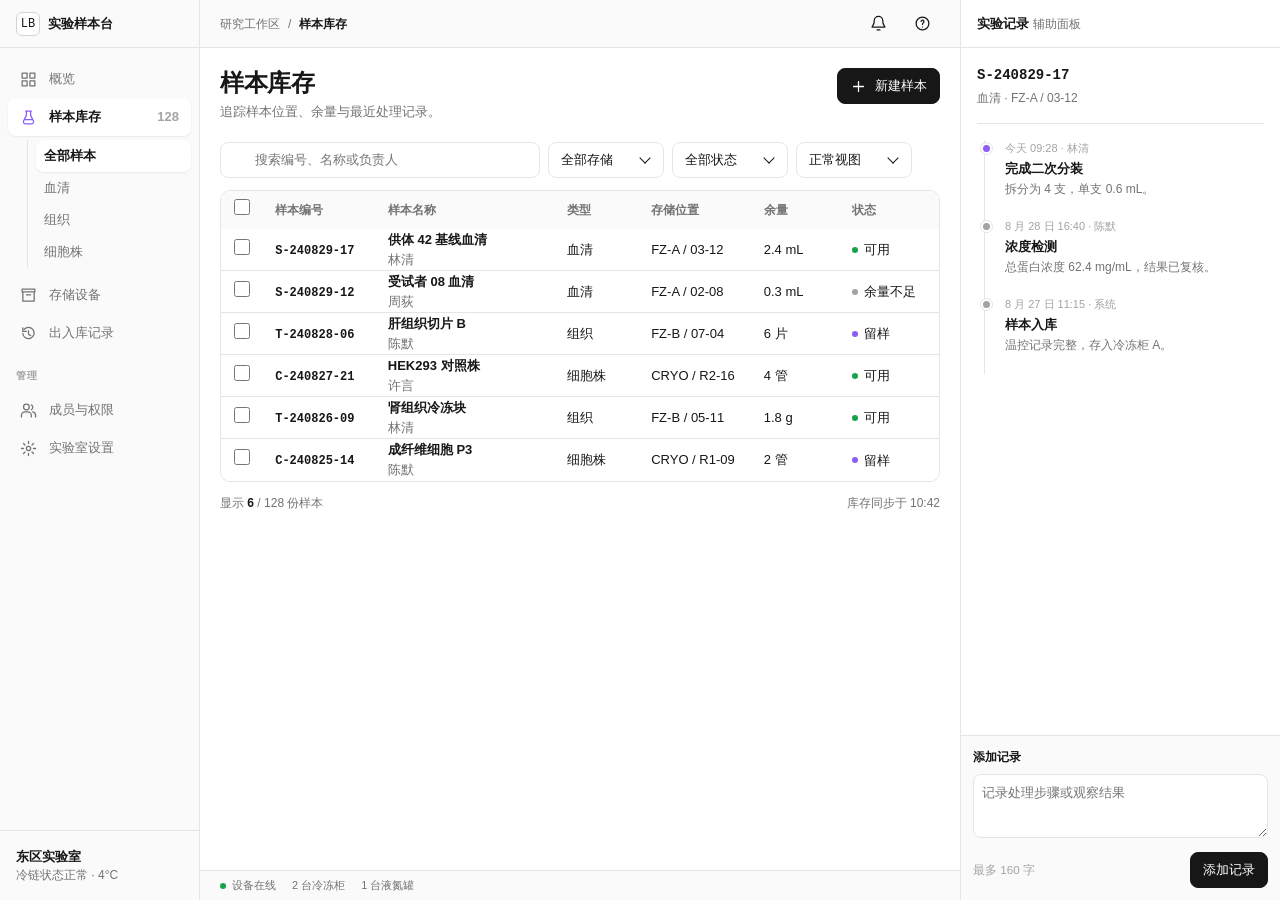
<file: tests/design-system/precision-workbench/output/index.html>
<!doctype html><html lang="zh-CN"><head><meta charset="UTF-8"><meta name="viewport" content="width=device-width,initial-scale=1"><meta name="theme-color" content="#ffffff"><link rel="icon" href="data:,"><title>样本库 · 实验室库存</title>
<style>
:root{--font:Inter,"Segoe UI","PingFang SC","Microsoft YaHei",sans-serif;--mono:ui-monospace,SFMono-Regular,Menlo,Consolas,monospace;--fs-xs:12px;--fs-sm:13px;--fs-md:14px;--fs-lg:16px;--fs-xl:20px;--fs-2xl:24px;--bg:#fff;--surface:#fff;--elevated:#fff;--subtle:#fafafa;--muted:#f5f5f5;--ink:#171717;--ink-2:#737373;--ink-3:#a3a3a3;--on-strong:#fff;--border:#e5e5e5;--border-strong:#d4d4d4;--focus:#a3a3a3;--accent:#8b5cf6;--accent-soft:#f5f3ff;--success:#16a34a;--danger:#dc2626;--danger-hover:#b91c1c;--danger-soft:#fef2f2;--overlay:rgb(23 23 23/45%);--s1:4px;--s2:8px;--s3:12px;--s4:16px;--s5:20px;--s6:24px;--s8:32px;--h-sm:32px;--h-md:36px;--h-lg:40px;--r-sm:6px;--r-md:8px;--r-lg:10px;--r-xl:14px;--r-full:9999px;--shadow-control:0 1px 2px rgb(23 23 23/8%);--shadow-dialog:0 24px 48px rgb(23 23 23/18%);--shadow-drawer:-12px 0 28px rgb(23 23 23/10%);--fast:120ms;--normal:150ms;color-scheme:light}
*{box-sizing:border-box}html,body{height:100%}body{margin:0;overflow:hidden;background:var(--bg);color:var(--ink);font:var(--fs-md)/1.5 var(--font);-webkit-font-smoothing:antialiased}button,input,select,textarea{font:inherit;color:inherit}button,select{cursor:pointer}button:disabled,input:disabled{cursor:default;opacity:.4}:focus-visible{outline:0;box-shadow:0 0 0 3px color-mix(in srgb,var(--focus) 24%,transparent)}.icon{width:17px;height:17px;fill:none;stroke:currentColor;stroke-width:1.8;stroke-linecap:round;stroke-linejoin:round;flex:none}.app{display:grid;height:100vh;grid-template-columns:200px minmax(0,1fr) 320px}.sidebar{display:flex;min-width:0;flex-direction:column;border-right:1px solid var(--border);background:var(--subtle)}.brand{display:flex;height:48px;align-items:center;gap:var(--s2);padding:0 var(--s4);border-bottom:1px solid var(--border);font-size:var(--fs-sm);font-weight:650}.brand-mark{display:grid;width:24px;height:24px;place-items:center;border:1px solid var(--border-strong);border-radius:var(--r-sm);background:var(--surface);font:var(--fs-xs) var(--mono)}
.nav{padding:var(--s3) var(--s2)}.nav-label{margin:var(--s4) var(--s2) var(--s2);color:var(--ink-3);font-size:10px;font-weight:650;letter-spacing:.08em}.nav button{display:flex;width:100%;height:38px;align-items:center;gap:var(--s3);padding:0 var(--s3);border:0;border-radius:var(--r-md);background:transparent;color:var(--ink-2);font-size:var(--fs-sm);text-align:left}.nav button:hover{background:var(--muted);color:var(--ink)}.nav button.active{background:var(--surface);color:var(--ink);font-weight:650;box-shadow:var(--shadow-control)}.nav button.active .icon{color:var(--accent)}.count{margin-left:auto;color:var(--ink-3);font-variant-numeric:tabular-nums}.subnav{margin:var(--s1) 0 var(--s2) 19px;padding-left:var(--s2);border-left:1px solid var(--border)}.subnav button{height:32px;padding-left:var(--s2)}.sidebar-foot{margin-top:auto;padding:var(--s4);border-top:1px solid var(--border);color:var(--ink-2);font-size:var(--fs-xs)}.sidebar-foot strong{display:block;color:var(--ink);font-size:var(--fs-sm)}
.workspace{display:grid;min-width:0;grid-template-rows:48px minmax(0,1fr) 30px}.titlebar{display:flex;align-items:center;justify-content:space-between;padding:0 var(--s5);border-bottom:1px solid var(--border);background:var(--subtle)}.crumb{display:flex;gap:var(--s2);color:var(--ink-2);font-size:var(--fs-xs)}.crumb strong{color:var(--ink)}.title-actions{display:flex;gap:var(--s2)}.stage{min-height:0;overflow:auto;padding:var(--s5)}.page-head{display:flex;align-items:flex-start;justify-content:space-between;gap:var(--s4);margin-bottom:var(--s5)}h1{margin:0;font-size:var(--fs-2xl);line-height:1.25;letter-spacing:-.02em}.page-head p{margin:var(--s1) 0 0;color:var(--ink-2);font-size:var(--fs-sm)}
.button{display:inline-flex;height:var(--h-md);align-items:center;justify-content:center;gap:var(--s2);padding:0 var(--s3);border:1px solid var(--border);border-radius:var(--r-md);background:var(--surface);font-size:var(--fs-sm);font-weight:550;white-space:nowrap;transition:var(--fast)}.button:hover:not(:disabled){border-color:var(--border-strong);background:var(--muted)}.button.primary{border-color:var(--ink);background:var(--ink);color:var(--on-strong)}.button.danger{border-color:var(--danger);background:var(--danger);color:var(--on-strong)}.button.danger:hover{background:var(--danger-hover)}.button.ghost{border-color:transparent;background:transparent}.icon-button{width:var(--h-md);padding:0}.assistant-toggle{display:none}.toolbar{display:flex;align-items:center;gap:var(--s2);margin-bottom:var(--s3)}.search{position:relative;min-width:180px;max-width:320px;flex:1}.search .icon{position:absolute;top:9px;left:10px;color:var(--ink-3)}.control{height:var(--h-md);border:1px solid var(--border);border-radius:var(--r-md);background:var(--surface);font-size:var(--fs-sm)}input.control{width:100%;padding:0 var(--s3) 0 34px}select.control{padding:0 28px 0 var(--s3)}.control:hover{border-color:var(--border-strong)}
.batchbar{display:none;align-items:center;gap:var(--s2);min-height:40px;margin-bottom:var(--s3);padding:var(--s1) var(--s2) var(--s1) var(--s3);border:1px solid var(--border);border-radius:var(--r-md);background:var(--subtle);font-size:var(--fs-sm)}.batchbar.visible{display:flex}.batchbar strong{margin-right:auto}.table-shell{min-height:286px;overflow:auto;border:1px solid var(--border);border-radius:var(--r-lg);background:var(--surface)}table{width:100%;min-width:760px;border-collapse:collapse;table-layout:fixed;font-size:var(--fs-sm)}th,td{height:42px;padding:0 var(--s3);border-bottom:1px solid var(--border);text-align:left}th{position:sticky;z-index:2;top:0;height:38px;background:var(--subtle);color:var(--ink-2);font-size:var(--fs-xs);font-weight:600}tbody tr:hover,tbody tr.selected{background:var(--muted)}tbody tr:last-child td{border-bottom:0}.check-cell{width:42px;text-align:center}.check-cell input{width:16px;height:16px;margin:0;accent-color:var(--ink)}.sample-id{font:600 var(--fs-xs) var(--mono)}.muted{color:var(--ink-2)}.num{font-variant-numeric:tabular-nums}.status{display:inline-flex;align-items:center;gap:6px}.status:before{width:6px;height:6px;border-radius:var(--r-full);background:var(--ink-3);content:""}.status.ok:before{background:var(--success)}.status.hold:before{background:var(--accent)}.row-actions{display:flex;justify-content:flex-end}.row-actions button{opacity:0}tr:hover .row-actions button,.row-actions button:focus{opacity:1}
.state{display:grid;min-height:285px;place-items:center;padding:var(--s8);text-align:center}.state[hidden]{display:none}.state-box{max-width:360px}.state-icon{display:grid;width:40px;height:40px;margin:0 auto var(--s3);place-items:center;border:1px solid var(--border);border-radius:var(--r-md);background:var(--subtle);color:var(--ink-2)}.state h2{margin:0 0 var(--s1);font-size:var(--fs-lg)}.state p{margin:0 0 var(--s4);color:var(--ink-2);font-size:var(--fs-sm)}.error-state .state-icon{background:var(--danger-soft);color:var(--danger)}.spinner{width:18px;height:18px;border:2px solid var(--border);border-top-color:var(--ink);border-radius:var(--r-full);animation:spin .85s linear infinite}@keyframes spin{to{transform:rotate(1turn)}}.summary-line{display:flex;justify-content:space-between;margin-top:var(--s3);color:var(--ink-2);font-size:var(--fs-xs)}.summary-line strong{color:var(--ink)}.statusbar{display:flex;align-items:center;gap:var(--s4);padding:0 var(--s5);border-top:1px solid var(--border);background:var(--subtle);color:var(--ink-2);font-size:11px}.online{display:inline-flex;align-items:center;gap:6px}.online:before{width:6px;height:6px;border-radius:var(--r-full);background:var(--success);content:""}
.assistant{display:grid;min-width:0;grid-template-rows:48px minmax(0,1fr) auto;border-left:1px solid var(--border);background:var(--surface)}.assistant-head{display:flex;align-items:center;justify-content:space-between;padding:0 var(--s4);border-bottom:1px solid var(--border)}.assistant-head strong{font-size:var(--fs-sm)}.assistant-head span{color:var(--ink-2);font-size:var(--fs-xs)}.assistant-close{display:none}.record{min-height:0;overflow:auto;padding:var(--s4)}.record-summary{padding-bottom:var(--s4);border-bottom:1px solid var(--border)}.record-summary .sample-id{font-size:var(--fs-md)}.record-summary p{margin:var(--s1) 0 0;color:var(--ink-2);font-size:var(--fs-xs)}.timeline{margin:var(--s4) 0 0;padding:0;list-style:none}.timeline li{position:relative;margin-left:7px;padding:0 0 var(--s5) var(--s5);border-left:1px solid var(--border)}.timeline li:before{position:absolute;top:3px;left:-4px;width:7px;height:7px;border:2px solid var(--surface);border-radius:var(--r-full);background:var(--ink-3);box-shadow:0 0 0 1px var(--border);content:""}.timeline li:first-child:before{background:var(--accent)}.timeline time{display:block;color:var(--ink-3);font-size:11px}.timeline strong{display:block;margin:2px 0;font-size:var(--fs-sm)}.timeline p{margin:0;color:var(--ink-2);font-size:var(--fs-xs)}.composer{padding:var(--s3);border-top:1px solid var(--border);background:var(--subtle)}.composer label{display:block;margin-bottom:var(--s2);font-size:var(--fs-xs);font-weight:600}.composer textarea{width:100%;min-height:64px;padding:var(--s2);resize:vertical;border:1px solid var(--border);border-radius:var(--r-md);background:var(--surface);font-size:var(--fs-sm)}.composer-foot{display:flex;align-items:center;justify-content:space-between;margin-top:var(--s2)}.composer-foot small{color:var(--ink-3)}
dialog{width:min(480px,calc(100vw - 32px));max-height:calc(100vh - 32px);padding:0;border:1px solid var(--border);border-radius:var(--r-xl);background:var(--elevated);color:var(--ink);box-shadow:var(--shadow-dialog)}dialog::backdrop{background:var(--overlay)}dialog[open]{animation:appear var(--normal) ease-out}@keyframes appear{from{opacity:0;transform:scale(.98)}}.dialog-head{display:flex;align-items:flex-start;justify-content:space-between;padding:var(--s5) var(--s6) var(--s3)}.dialog-head h2{margin:0;font-size:var(--fs-xl)}.dialog-head p{margin:var(--s1) 0 0;color:var(--ink-2);font-size:var(--fs-sm)}.dialog-body{padding:0 var(--s6) var(--s5)}.form-grid{display:grid;grid-template-columns:1fr 1fr;gap:var(--s4)}.field{margin-top:var(--s4)}.field.full{grid-column:1/-1}.field label{display:block;margin-bottom:var(--s1);font-size:var(--fs-xs);font-weight:600}.field input,.field select,.field textarea{width:100%;min-height:var(--h-lg);padding:0 var(--s3);border:1px solid var(--border);border-radius:var(--r-md);background:var(--surface);font-size:var(--fs-sm)}.field textarea{min-height:72px;padding-top:var(--s2);resize:vertical}.field small{display:block;margin-top:var(--s1);color:var(--ink-2);font-size:11px}.dialog-actions{display:flex;justify-content:flex-end;gap:var(--s2);padding:var(--s3) var(--s6);border-top:1px solid var(--border);background:var(--subtle)}.delete-copy{margin:0;color:var(--ink-2)}
@media(max-width:1100px){.app{grid-template-columns:200px minmax(0,1fr) 280px}.stage{padding:var(--s4)}.toolbar{flex-wrap:wrap}.search{max-width:none}.state-select{margin-left:auto}}@media(max-width:900px){.app{grid-template-columns:72px minmax(0,1fr)}.brand{justify-content:center;padding:0}.brand-mark{width:28px;height:28px}.brand-text,.nav-label,.nav button span,.nav .count,.sidebar-foot{display:none}.nav button{justify-content:center;padding:0}.subnav{margin-left:31px;padding:0;border:0}.assistant-toggle{display:inline-flex}.assistant{position:fixed;z-index:30;inset:0 0 0 auto;width:min(360px,calc(100% - 48px));box-shadow:var(--shadow-drawer);transform:translateX(105%);transition:transform var(--normal)}.assistant.open{transform:none}.assistant-close{display:inline-flex}.assistant-overlay{position:fixed;z-index:29;inset:0;display:none;background:var(--overlay)}.assistant-overlay.open{display:block}}@media(max-width:760px){.stage{padding:var(--s3)}.page-head{margin-bottom:var(--s4)}.page-head h1{font-size:var(--fs-xl)}.page-head p{display:none}.toolbar{display:grid;grid-template-columns:minmax(0,1fr) auto auto}.search{grid-column:1/-1}.titlebar{padding:0 var(--s3)}.crumb span{display:none}.title-actions .button span{display:none}.batchbar{overflow:auto}.form-grid{grid-template-columns:1fr}.field.full{grid-column:auto}}@media(prefers-reduced-motion:reduce){*,*:before,*:after{animation-duration:.01ms!important;transition-duration:.01ms!important}.spinner{animation:none}}
</style><style>:root{--shadow-popover:0 12px 32px rgb(23 23 23/14%)}.assistant-overlay{display:none}.selectbox{position:relative;min-width:116px}.selectbox>select{display:none}.select-trigger{display:flex;width:100%;height:var(--h-md);align-items:center;justify-content:space-between;gap:var(--s3);padding:0 var(--s3);border:1px solid var(--border);border-radius:var(--r-md);background:var(--surface);font-size:var(--fs-sm);text-align:left;white-space:nowrap}.select-trigger:hover,.select-trigger[aria-expanded="true"]{border-color:var(--border-strong);background:var(--muted)}.select-trigger::after{width:7px;height:7px;margin:-4px 2px 0 8px;border-right:1.5px solid currentColor;border-bottom:1.5px solid currentColor;transform:rotate(45deg);content:""}.select-trigger[aria-expanded="true"]::after{margin-top:4px;transform:rotate(225deg)}.select-menu{position:absolute;z-index:120;top:calc(100% + var(--s1));left:0;min-width:max(100%,160px);padding:var(--s1);border:1px solid var(--border);border-radius:var(--r-lg);background:var(--elevated);box-shadow:var(--shadow-popover)}.select-menu[hidden]{display:none}.select-option{display:flex;width:100%;height:var(--h-sm);align-items:center;justify-content:space-between;padding:0 var(--s2);border:0;border-radius:var(--r-sm);background:transparent;font-size:var(--fs-sm);text-align:left;white-space:nowrap}.select-option:hover,.select-option:focus-visible{background:var(--muted)}.select-option[aria-selected="true"]{background:var(--accent-soft);font-weight:600}.select-option[aria-selected="true"]::after{color:var(--accent);content:"✓"}.state-select .select-menu{right:0;left:auto}.field .selectbox{width:100%}.field .select-trigger{height:var(--h-lg)}@media(max-width:900px){.assistant{visibility:hidden;pointer-events:none}.assistant.open{visibility:visible;pointer-events:auto}.assistant-overlay.open{display:block}.subnav [data-category]::after{font-size:var(--fs-xs);font-weight:650}.subnav [data-category="all"]::after{content:"全"}.subnav [data-category="serum"]::after{content:"血"}.subnav [data-category="tissue"]::after{content:"组"}.subnav [data-category="cell"]::after{content:"胞"}}</style></head><body><div class="app">
<aside class="sidebar"><div class="brand"><span class="brand-mark">LB</span><span class="brand-text">实验样本台</span></div><nav class="nav" aria-label="主导航"><button aria-label="概览"><svg class="icon"><use href="#grid"/></svg><span>概览</span></button><button class="active" aria-label="样本库存"><svg class="icon"><use href="#tube"/></svg><span>样本库存</span><span class="count">128</span></button><div class="subnav" aria-label="样本分类"><button class="active" data-category="all" aria-label="全部样本"><span>全部样本</span></button><button data-category="serum" aria-label="血清"><span>血清</span></button><button data-category="tissue" aria-label="组织"><span>组织</span></button><button data-category="cell" aria-label="细胞株"><span>细胞株</span></button></div><button aria-label="存储设备"><svg class="icon"><use href="#archive"/></svg><span>存储设备</span></button><button aria-label="出入库记录"><svg class="icon"><use href="#history"/></svg><span>出入库记录</span></button><p class="nav-label">管理</p><button aria-label="成员与权限"><svg class="icon"><use href="#users"/></svg><span>成员与权限</span></button><button aria-label="实验室设置"><svg class="icon"><use href="#settings"/></svg><span>实验室设置</span></button></nav><div class="sidebar-foot"><strong>东区实验室</strong>冷链状态正常 · 4°C</div></aside>
<main class="workspace"><header class="titlebar"><div class="crumb"><span>研究工作区</span><span>/</span><strong>样本库存</strong></div><div class="title-actions"><button class="button ghost assistant-toggle" id="openAssistant"><svg class="icon"><use href="#note"/></svg><span>实验记录</span></button><button class="button ghost icon-button" aria-label="通知"><svg class="icon"><use href="#bell"/></svg></button><button class="button ghost icon-button" aria-label="帮助"><svg class="icon"><use href="#help"/></svg></button></div></header><section class="stage"><div class="page-head"><div><h1>样本库存</h1><p>追踪样本位置、余量与最近处理记录。</p></div><button class="button primary" id="newSample"><svg class="icon"><use href="#plus"/></svg>新建样本</button></div>
<div class="toolbar"><label class="search"><svg class="icon"><use href="#search"/></svg><input class="control" id="search" type="search" placeholder="搜索编号、名称或负责人" aria-label="搜索样本"></label><select class="control" id="storageFilter" aria-label="筛选存储位置"><option value="all">全部存储</option><option value="FZ-A">冷冻柜 A</option><option value="FZ-B">冷冻柜 B</option><option value="CRYO">液氮罐</option></select><select class="control" id="statusFilter" aria-label="筛选样本状态"><option value="all">全部状态</option><option value="ok">可用</option><option value="hold">留样</option><option value="low">余量不足</option></select><select class="control state-select" id="viewState" aria-label="切换数据状态"><option value="normal">正常视图</option><option value="empty">空状态</option><option value="loading">加载状态</option><option value="error">错误状态</option></select></div>
<div class="batchbar" id="batchbar"><strong><span id="selectedCount">0</span> 项已选择</strong><button class="button" id="batchMove">转移位置</button><button class="button" disabled title="完成质控后可导出">导出结果</button><button class="button" id="batchDelete"><svg class="icon"><use href="#trash"/></svg>删除</button></div><div class="table-shell"><table id="sampleTable"><colgroup><col style="width:42px"><col style="width:112px"><col style="width:178px"><col style="width:84px"><col style="width:112px"><col style="width:88px"><col style="width:92px"><col style="width:48px"></colgroup><thead><tr><th class="check-cell"><input id="selectAll" type="checkbox" aria-label="选择全部样本"></th><th>样本编号</th><th>样本名称</th><th>类型</th><th>存储位置</th><th>余量</th><th>状态</th><th></th></tr></thead><tbody id="sampleRows"></tbody></table><div class="state" id="emptyState" hidden><div class="state-box"><div class="state-icon"><svg class="icon"><use href="#tube"/></svg></div><h2>没有匹配的样本</h2><p>调整搜索或筛选条件，或登记一份新样本。</p><button class="button" data-open-new>新建样本</button></div></div><div class="state" id="loadingState" hidden role="status"><div class="state-box"><div class="state-icon"><span class="spinner"></span></div><h2>正在读取库存</h2><p>正在同步样本位置与余量，请稍候。</p></div></div><div class="state error-state" id="errorState" hidden role="alert"><div class="state-box"><div class="state-icon"><svg class="icon"><use href="#alert"/></svg></div><h2>库存数据未能载入</h2><p>连接暂时中断。已有记录不会受到影响。</p><button class="button" id="retry">重新加载</button></div></div></div><div class="summary-line"><span>显示 <strong id="visibleCount">6</strong> / 128 份样本</span><span>库存同步于 10:42</span></div></section><footer class="statusbar"><span class="online">设备在线</span><span>2 台冷冻柜</span><span>1 台液氮罐</span></footer></main>
<div class="assistant-overlay" id="assistantOverlay"></div><aside class="assistant" id="assistant"><div class="assistant-head"><div><strong>实验记录</strong> <span>辅助面板</span></div><button class="button ghost icon-button assistant-close" id="closeAssistant" aria-label="关闭实验记录"><svg class="icon"><use href="#close"/></svg></button></div><div class="record"><div class="record-summary"><span class="sample-id" id="recordId">S-240829-17</span><p id="recordMeta">血清 · FZ-A / 03-12</p></div><ol class="timeline" id="timeline"><li><time>今天 09:28 · 林清</time><strong>完成二次分装</strong><p>拆分为 4 支，单支 0.6 mL。</p></li><li><time>8 月 28 日 16:40 · 陈默</time><strong>浓度检测</strong><p>总蛋白浓度 62.4 mg/mL，结果已复核。</p></li><li><time>8 月 27 日 11:15 · 系统</time><strong>样本入库</strong><p>温控记录完整，存入冷冻柜 A。</p></li></ol></div><form class="composer" id="noteForm"><label for="note">添加记录</label><textarea id="note" maxlength="160" placeholder="记录处理步骤或观察结果"></textarea><div class="composer-foot"><small>最多 160 字</small><button class="button primary">添加记录</button></div></form></aside></div>
<dialog id="sampleDialog"><form id="sampleForm"><div class="dialog-head"><div><h2>登记新样本</h2><p>填写样本标识与首个存储位置。</p></div><button class="button ghost icon-button" type="button" data-close-sample aria-label="关闭"><svg class="icon"><use href="#close"/></svg></button></div><div class="dialog-body"><div class="form-grid"><div class="field full"><label for="sampleName">样本名称</label><input id="sampleName" maxlength="60" placeholder="例如：供体 42 基线血清" required></div><div class="field"><label for="sampleType">样本类型</label><select id="sampleType"><option value="serum">血清</option><option value="tissue">组织</option><option value="cell">细胞株</option></select></div><div class="field"><label for="sampleAmount">初始余量</label><input id="sampleAmount" type="number" min="0.1" step="0.1" placeholder="mL" required></div><div class="field full"><label for="sampleStorage">存储位置</label><select id="sampleStorage"><option value="FZ-A">冷冻柜 A</option><option value="FZ-B">冷冻柜 B</option><option value="CRYO">液氮罐</option></select><small>具体格位将在保存后自动分配。</small></div><div class="field full"><label for="sampleNote">备注</label><textarea id="sampleNote" maxlength="120" placeholder="可选：采集条件、处理方式或注意事项"></textarea></div></div></div><div class="dialog-actions"><button class="button" type="button" data-close-sample>取消</button><button class="button primary">保存样本</button></div></form></dialog>
<dialog id="deleteDialog"><div class="dialog-head"><div><h2>确认删除样本</h2><p>此操作会移除库存记录与关联位置。</p></div><button class="button ghost icon-button" data-close-delete aria-label="关闭"><svg class="icon"><use href="#close"/></svg></button></div><div class="dialog-body"><p class="delete-copy">即将删除 <strong id="deleteCount">1</strong> 份样本。实验记录仍会保留在审计日志中。</p></div><div class="dialog-actions"><button class="button" data-close-delete>取消</button><button class="button danger" id="confirmDelete">确认删除</button></div></dialog>
<svg width="0" height="0" aria-hidden="true"><symbol id="grid" viewBox="0 0 24 24"><rect x="3" y="3" width="7" height="7"/><rect x="14" y="3" width="7" height="7"/><rect x="3" y="14" width="7" height="7"/><rect x="14" y="14" width="7" height="7"/></symbol><symbol id="tube" viewBox="0 0 24 24"><path d="M8 3h8M9 3v6l-4 8a3 3 0 0 0 3 4h8a3 3 0 0 0 3-4l-4-8V3M7 15h10"/></symbol><symbol id="archive" viewBox="0 0 24 24"><path d="M4 7h16v13H4zM3 3h18v4H3zM9 11h6"/></symbol><symbol id="history" viewBox="0 0 24 24"><path d="M4 12a8 8 0 1 0 2-6M4 4v5h5M12 8v5l3 2"/></symbol><symbol id="users" viewBox="0 0 24 24"><circle cx="9" cy="7" r="4"/><path d="M2 21v-2a5 5 0 0 1 5-5h4a5 5 0 0 1 5 5v2M16 4a4 4 0 0 1 0 7M18 14a5 5 0 0 1 4 5v2"/></symbol><symbol id="settings" viewBox="0 0 24 24"><circle cx="12" cy="12" r="3"/><path d="M12 2v3M12 19v3M2 12h3M19 12h3M5 5l2 2M17 17l2 2M19 5l-2 2M7 17l-2 2"/></symbol><symbol id="search" viewBox="0 0 24 24"><circle cx="11" cy="11" r="7"/><path d="m20 20-4-4"/></symbol><symbol id="plus" viewBox="0 0 24 24"><path d="M12 5v14M5 12h14"/></symbol><symbol id="trash" viewBox="0 0 24 24"><path d="M4 7h16M9 7V4h6v3M7 7l1 14h8l1-14"/></symbol><symbol id="note" viewBox="0 0 24 24"><path d="M4 4h16v13H8l-4 4V4ZM8 8h8M8 12h5"/></symbol><symbol id="bell" viewBox="0 0 24 24"><path d="M18 8a6 6 0 0 0-12 0c0 7-3 7-3 9h18c0-2-3-2-3-9M10 21h4"/></symbol><symbol id="help" viewBox="0 0 24 24"><circle cx="12" cy="12" r="9"/><path d="M10 9a2 2 0 1 1 3 2c-1 .6-1 1-1 2.5M12 17h.01"/></symbol><symbol id="close" viewBox="0 0 24 24"><path d="m6 6 12 12M18 6 6 18"/></symbol><symbol id="alert" viewBox="0 0 24 24"><path d="M12 3 2 20h20L12 3ZM12 9v5M12 17h.01"/></symbol></svg>
<script>
const samples=[{id:'S-240829-17',name:'供体 42 基线血清',type:'serum',label:'血清',store:'FZ-A',loc:'FZ-A / 03-12',amount:'2.4 mL',status:'ok',state:'可用',owner:'林清'},{id:'S-240829-12',name:'受试者 08 血清',type:'serum',label:'血清',store:'FZ-A',loc:'FZ-A / 02-08',amount:'0.3 mL',status:'low',state:'余量不足',owner:'周荻'},{id:'T-240828-06',name:'肝组织切片 B',type:'tissue',label:'组织',store:'FZ-B',loc:'FZ-B / 07-04',amount:'6 片',status:'hold',state:'留样',owner:'陈默'},{id:'C-240827-21',name:'HEK293 对照株',type:'cell',label:'细胞株',store:'CRYO',loc:'CRYO / R2-16',amount:'4 管',status:'ok',state:'可用',owner:'许言'},{id:'T-240826-09',name:'肾组织冷冻块',type:'tissue',label:'组织',store:'FZ-B',loc:'FZ-B / 05-11',amount:'1.8 g',status:'ok',state:'可用',owner:'林清'},{id:'C-240825-14',name:'成纤维细胞 P3',type:'cell',label:'细胞株',store:'CRYO',loc:'CRYO / R1-09',amount:'2 管',status:'hold',state:'留样',owner:'陈默'}];let category='all',targets=[];const $=s=>document.querySelector(s),rows=$('#sampleRows'),table=$('#sampleTable'),escapeHtml=v=>{const e=document.createElement('span');e.textContent=v;return e.innerHTML};
function filtered(){const q=$('#search').value.trim().toLowerCase(),store=$('#storageFilter').value,status=$('#statusFilter').value;return samples.filter(s=>(category==='all'||s.type===category)&&(store==='all'||s.store===store)&&(status==='all'||s.status===status)&&(!q||[s.id,s.name,s.owner].some(v=>v.toLowerCase().includes(q))))}function selected(){return [...rows.querySelectorAll('input:checked')].map(b=>b.closest('tr').dataset.id)}function batch(){const ids=selected();$('#selectedCount').textContent=ids.length;$('#batchbar').classList.toggle('visible',!!ids.length);$('#selectAll').checked=ids.length>0&&ids.length===rows.children.length;$('#selectAll').indeterminate=ids.length>0&&ids.length<rows.children.length}
function render(){const state=$('#viewState').value,list=filtered();table.hidden=state!=='normal'||!list.length;$('#emptyState').hidden=state!=='empty'&&!(state==='normal'&&!list.length);$('#loadingState').hidden=state!=='loading';$('#errorState').hidden=state!=='error';rows.innerHTML=list.map(s=>`<tr data-id="${s.id}"><td class="check-cell"><input type="checkbox" aria-label="选择 ${s.id}"></td><td><span class="sample-id">${s.id}</span></td><td><strong>${escapeHtml(s.name)}</strong><br><span class="muted">${s.owner}</span></td><td>${s.label}</td><td class="num">${s.loc}</td><td class="num">${s.amount}</td><td><span class="status ${s.status}">${s.state}</span></td><td><div class="row-actions"><button class="button ghost icon-button row-delete" aria-label="删除 ${s.id}"><svg class="icon"><use href="#trash"/></svg></button></div></td></tr>`).join('');$('#visibleCount').textContent=state==='normal'?list.length:0;batch()}function openNew(){$('#sampleDialog').showModal();setTimeout(()=>$('#sampleName').focus(),0)}function openDelete(ids){targets=ids;$('#deleteCount').textContent=ids.length;$('#deleteDialog').showModal()}
[$('#search'),$('#storageFilter'),$('#statusFilter'),$('#viewState')].forEach(el=>el.addEventListener(el.tagName==='INPUT'?'input':'change',render));document.querySelectorAll('[data-category]').forEach(b=>b.onclick=()=>{category=b.dataset.category;document.querySelectorAll('[data-category]').forEach(x=>x.classList.toggle('active',x===b));render()});rows.onclick=e=>{const row=e.target.closest('tr');if(!row)return;if(e.target.closest('.row-delete'))return openDelete([row.dataset.id]);if(e.target.matches('input'))return batch();rows.querySelectorAll('tr').forEach(x=>x.classList.toggle('selected',x===row));const s=samples.find(x=>x.id===row.dataset.id);$('#recordId').textContent=s.id;$('#recordMeta').textContent=`${s.label} · ${s.loc}`};$('#selectAll').onchange=e=>{rows.querySelectorAll('input').forEach(x=>x.checked=e.target.checked);batch()};$('#batchDelete').onclick=()=>openDelete(selected());$('#batchMove').onclick=()=>{$('#batchMove').textContent='已加入转移队列'};document.querySelectorAll('[data-close-delete]').forEach(b=>b.onclick=()=>$('#deleteDialog').close());$('#confirmDelete').onclick=()=>{targets.forEach(id=>samples.splice(samples.findIndex(s=>s.id===id),1));$('#deleteDialog').close();render()};$('#newSample').onclick=openNew;document.querySelectorAll('[data-open-new]').forEach(b=>b.onclick=openNew);document.querySelectorAll('[data-close-sample]').forEach(b=>b.onclick=()=>$('#sampleDialog').close());
$('#sampleForm').onsubmit=e=>{e.preventDefault();if(!e.currentTarget.reportValidity())return;const type=$('#sampleType').value,labels={serum:'血清',tissue:'组织',cell:'细胞株'},store=$('#sampleStorage').value;samples.unshift({id:`N-${String(Date.now()).slice(-6)}`,name:$('#sampleName').value.trim(),type,label:labels[type],store,loc:`${store} / 待分配`,amount:`${$('#sampleAmount').value} mL`,status:'ok',state:'可用',owner:'当前用户'});e.currentTarget.reset();$('#sampleDialog').close();$('#viewState').value='normal';render()};$('#retry').onclick=()=>{$('#viewState').value='loading';render();setTimeout(()=>{$('#viewState').value='normal';render()},700)};function assistant(open){$('#assistant').classList.toggle('open',open);$('#assistantOverlay').classList.toggle('open',open)}$('#openAssistant').onclick=()=>assistant(true);$('#closeAssistant').onclick=()=>assistant(false);$('#assistantOverlay').onclick=()=>assistant(false);$('#noteForm').onsubmit=e=>{e.preventDefault();const note=$('#note').value.trim();if(!note)return;const li=document.createElement('li');li.innerHTML=`<time>刚刚 · 当前用户</time><strong>补充实验记录</strong><p>${escapeHtml(note)}</p>`;$('#timeline').prepend(li);e.currentTarget.reset()};console.assert(samples.every(s=>s.id&&s.type&&s.store),'样本数据缺少必填字段');render();
</script><script>
document.querySelector('#openAssistant').setAttribute('aria-label','打开实验记录');
const closeSelects=except=>document.querySelectorAll('.selectbox.open').forEach(box=>{if(box!==except){box.classList.remove('open');box.querySelector('.select-menu').hidden=true;box.querySelector('.select-trigger').ariaExpanded='false'}});
document.querySelectorAll('select').forEach(select=>{const box=document.createElement('div'),trigger=document.createElement('button'),menu=document.createElement('div'),label=select.getAttribute('aria-label')||document.querySelector(`label[for="${select.id}"]`)?.textContent.trim()||'选择选项';box.className=`selectbox ${select.classList.contains('state-select')?'state-select':''}`;trigger.type='button';trigger.className='select-trigger';trigger.id=`${select.id}Trigger`;trigger.setAttribute('aria-label',label);trigger.setAttribute('aria-haspopup','listbox');trigger.setAttribute('aria-expanded','false');menu.className='select-menu';menu.role='listbox';menu.hidden=true;menu.setAttribute('aria-label',label);select.before(box);box.append(select,trigger,menu);document.querySelector(`label[for="${select.id}"]`)?.setAttribute('for',trigger.id);[...select.options].forEach(option=>{const button=document.createElement('button');button.type='button';button.className='select-option';button.role='option';button.dataset.value=option.value;button.textContent=option.textContent;button.onclick=()=>{select.value=option.value;select.dispatchEvent(new Event('change',{bubbles:true}));closeSelects();trigger.focus()};menu.append(button)});const sync=()=>{const option=select.selectedOptions[0];trigger.textContent=option?.textContent||'';menu.querySelectorAll('.select-option').forEach(button=>button.setAttribute('aria-selected',String(button.dataset.value===select.value)))};select._sync=sync;select.addEventListener('change',sync);trigger.onclick=()=>{const open=!box.classList.contains('open');closeSelects(box);box.classList.toggle('open',open);menu.hidden=!open;trigger.ariaExpanded=String(open)};trigger.onkeydown=event=>{if(event.key==='ArrowDown'){event.preventDefault();trigger.click();menu.querySelector('[aria-selected="true"]')?.focus()}};menu.onkeydown=event=>{const options=[...menu.children],index=options.indexOf(document.activeElement);if(['ArrowDown','ArrowUp'].includes(event.key)){event.preventDefault();options[(index+(event.key==='ArrowDown'?1:-1)+options.length)%options.length].focus()}if(event.key==='Escape'){event.preventDefault();closeSelects();trigger.focus()}};sync()});
const baseRender=render;render=()=>{baseRender();document.querySelectorAll('select').forEach(select=>select._sync?.())};document.addEventListener('click',event=>{if(!event.target.closest('.selectbox'))closeSelects()});document.addEventListener('keydown',event=>{if(event.key==='Escape'){const box=event.target.closest('.selectbox.open');if(box){event.preventDefault();box.dataset.escapeHandled='true';setTimeout(()=>delete box.dataset.escapeHandled)}closeSelects()}});document.querySelectorAll('dialog').forEach(dialog=>dialog.addEventListener('cancel',event=>{if(dialog.querySelector('[data-escape-handled]'))event.preventDefault()}));console.assert(document.querySelectorAll('.selectbox').length===document.querySelectorAll('select').length,'自定义选择器未完整初始化');
</script></body></html>
</file>
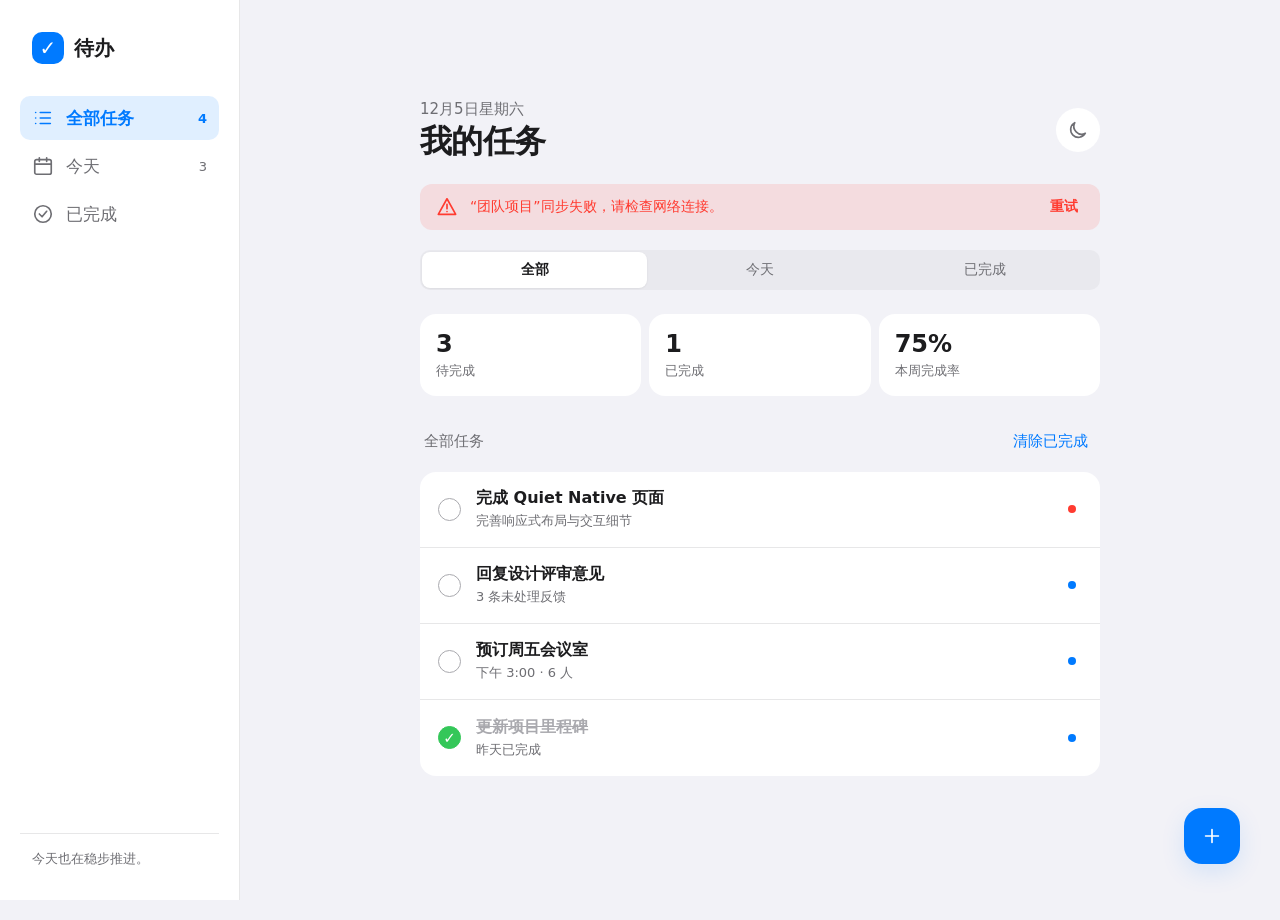
<file: tests/design-system/quiet-native/output/index.html>
<!doctype html>
<html lang="zh-CN">
<head>
  <meta charset="UTF-8">
  <meta name="viewport" content="width=device-width, initial-scale=1, viewport-fit=cover">
  <meta name="theme-color" content="#f2f2f7">
  <title>待办 · 任务管理</title>
  <style>
    :root{--bg-primary:#f2f2f7;--bg-surface:#fff;--bg-secondary:#e9e9ee;--text-primary:#1c1c1e;--text-secondary:#6e6e73;--text-tertiary:#a9a9ae;--separator:rgba(60,60,67,.12);--accent:#007aff;--accent-active:#0a64d8;--accent-soft:rgba(0,122,255,.12);--on-accent:#fff;--danger:#ff3b30;--danger-soft:rgba(255,59,48,.12);--success:#34c759;--glass-bg:rgba(249,249,251,.72);--glass-nav-bg:rgba(250,250,252,.52);--glass-nav-border:rgba(255,255,255,.55);--overlay:rgba(0,0,0,.4);--shadow-control:0 .5px 2px rgba(0,0,0,.08);--shadow-sheet:0 -12px 40px rgba(0,0,0,.16);--shadow-float:0 8px 28px rgba(0,0,0,.12);color-scheme:light}
    :root.dark{--bg-primary:#000;--bg-surface:#1c1c1e;--bg-secondary:#2c2c2e;--text-primary:#f2f2f7;--text-secondary:#98989d;--text-tertiary:#636366;--separator:rgba(84,84,88,.6);--accent:#0a84ff;--accent-active:#409cff;--accent-soft:rgba(10,132,255,.22);--danger:#ff453a;--danger-soft:rgba(255,69,58,.18);--success:#30d158;--glass-bg:rgba(22,22,24,.78);--glass-nav-bg:rgba(30,30,32,.5);--glass-nav-border:rgba(255,255,255,.14);--overlay:rgba(0,0,0,.55);--shadow-control:0 .5px 2px rgba(0,0,0,.4);--shadow-sheet:0 -12px 40px rgba(0,0,0,.5);--shadow-float:0 8px 28px rgba(0,0,0,.5);color-scheme:dark}
    *{box-sizing:border-box}html{min-height:100%;background:var(--bg-primary);font-family:system-ui,-apple-system,"Segoe UI","PingFang SC",sans-serif}body{margin:0;min-height:100vh;background:var(--bg-primary);color:var(--text-primary);font-size:17px;-webkit-font-smoothing:antialiased}button,input,textarea,select{font:inherit;color:inherit}button{border:0;cursor:pointer}button,input,textarea,select{touch-action:manipulation}:focus-visible{outline:2px solid var(--accent);outline-offset:2px}.icon{width:22px;height:22px;fill:none;stroke:currentColor;stroke-width:1.8;stroke-linecap:round;stroke-linejoin:round}.app{min-height:100vh}.sidebar{display:none}.main{max-width:760px;margin:auto;padding:32px 20px 112px}.topbar{display:flex;align-items:center;justify-content:space-between;margin-bottom:24px}.eyebrow{margin:0 0 4px;color:var(--text-secondary);font-size:15px}.title{margin:0;font-size:32px;line-height:1.15;letter-spacing:-.6px}.actions{display:flex;gap:8px}.icon-btn{display:grid;width:44px;height:44px;place-items:center;border-radius:50%;background:var(--bg-surface);color:var(--text-secondary);transition:.15s}.icon-btn:hover{background:var(--bg-secondary);color:var(--text-primary)}.segment{position:relative;display:grid;grid-template-columns:repeat(3,1fr);margin-bottom:24px;padding:2px;border-radius:10px;background:var(--bg-secondary)}.segment button{z-index:1;min-height:36px;background:transparent;color:var(--text-secondary);font-size:14px}.segment button.active{color:var(--text-primary);font-weight:600}.segment-thumb{position:absolute;top:2px;bottom:2px;left:2px;width:calc((100% - 4px)/3);border-radius:8px;background:var(--bg-surface);box-shadow:var(--shadow-control);transition:transform .22s cubic-bezier(.2,.8,.2,1)}.summary{display:grid;grid-template-columns:repeat(3,1fr);gap:8px;margin-bottom:24px}.metric{padding:16px;border-radius:16px;background:var(--bg-surface)}.metric strong{display:block;font-size:24px;line-height:1.2}.metric span{color:var(--text-secondary);font-size:13px}.section-head{display:flex;align-items:center;justify-content:space-between;margin:0 4px 8px}.section-head h2{margin:0;font-size:15px;font-weight:500;color:var(--text-secondary)}.plain{min-height:44px;padding:0 8px;background:transparent;color:var(--accent);font-size:15px}.task-list{overflow:hidden;border-radius:16px;background:var(--bg-surface)}.task{display:grid;grid-template-columns:44px 1fr auto;align-items:center;min-height:76px;padding:8px 12px;border-bottom:.5px solid var(--separator);transition:.15s}.task:last-child{border-bottom:0}.task:hover{background:var(--bg-secondary)}.check{display:grid;width:28px;height:44px;place-items:center;background:transparent;color:var(--text-tertiary)}.check span{width:23px;height:23px;border:1.5px solid currentColor;border-radius:50%}.task.done .check span{display:grid;place-items:center;border-color:var(--success);background:var(--success);color:white}.task.done .check span:after{content:'✓';font-size:15px}.task-copy{min-width:0}.task-copy strong{display:block;overflow:hidden;text-overflow:ellipsis;white-space:nowrap;font-size:16px}.task-copy small{display:block;margin-top:3px;color:var(--text-secondary);font-size:13px}.task.done .task-copy strong{text-decoration:line-through;color:var(--text-tertiary)}.priority{width:8px;height:8px;margin:0 12px;border-radius:50%;background:var(--accent)}.priority.urgent{background:var(--danger)}.notice{display:flex;align-items:center;gap:12px;margin:0 0 20px;padding:12px 16px;border-radius:12px;background:var(--danger-soft);color:var(--danger);font-size:14px}.notice button{margin-left:auto;background:transparent;color:inherit;font-weight:600}.empty{display:none;padding:56px 24px;text-align:center;border-radius:16px;background:var(--bg-surface)}.empty .empty-icon{display:grid;width:52px;height:52px;margin:0 auto 16px;place-items:center;border-radius:16px;background:var(--bg-secondary);color:var(--text-secondary)}.empty h3{margin:0 0 4px;font-size:18px}.empty p{margin:0;color:var(--text-secondary);font-size:15px}.fab{position:fixed;right:20px;bottom:88px;display:grid;width:56px;height:56px;place-items:center;border-radius:18px;background:var(--accent);color:var(--on-accent);box-shadow:0 8px 24px var(--accent-soft);transition:.15s}.fab:hover{background:var(--accent-active)}.fab:active{transform:scale(.97)}.bottom-nav{position:fixed;z-index:3;right:16px;bottom:calc(env(safe-area-inset-bottom) + 10px);left:16px;display:grid;grid-template-columns:repeat(3,1fr);height:64px;padding:4px 8px;border:.5px solid var(--glass-nav-border);border-radius:999px;background:var(--glass-nav-bg);box-shadow:var(--shadow-float);backdrop-filter:saturate(190%) blur(28px)}.nav-item{display:flex;align-items:center;justify-content:center;gap:6px;background:transparent;color:var(--text-secondary);font-size:12px}.nav-item.active{color:var(--accent);font-weight:600}.nav-item .icon{width:21px}dialog{width:min(560px,100%);max-width:none;margin:auto 0 0;border:0;border-radius:20px 20px 0 0;padding:0;background:var(--glass-bg);color:var(--text-primary);box-shadow:var(--shadow-sheet);backdrop-filter:saturate(190%) blur(28px)}dialog::backdrop{background:var(--overlay)}dialog[open]{animation:up .3s cubic-bezier(.2,.8,.2,1)}@keyframes up{from{transform:translateY(40px);opacity:0}}.sheet{padding:8px 20px calc(env(safe-area-inset-bottom) + 24px)}.handle{width:36px;height:4px;margin:0 auto 12px;border-radius:999px;background:var(--separator)}.sheet-head{display:flex;align-items:center;justify-content:space-between}.sheet-head h2{margin:0;font-size:21px}.close{width:44px;height:44px;border-radius:50%;background:var(--bg-secondary);color:var(--text-secondary)}form{margin-top:16px}.field{margin-bottom:16px}.field label{display:block;margin:0 4px 6px;font-size:14px;font-weight:600}.field input,.field textarea,.field select{width:100%;min-height:48px;padding:12px;border:1px solid var(--separator);border-radius:12px;background:var(--bg-surface);outline:none}.field textarea{min-height:88px;resize:vertical}.field input:focus,.field textarea:focus,.field select:focus{border-color:var(--accent);box-shadow:0 0 0 3px var(--accent-soft)}.field-row{display:grid;grid-template-columns:1fr 1fr;gap:12px}.form-error{display:none;margin:-4px 4px 12px;color:var(--danger);font-size:13px}.primary{width:100%;min-height:48px;border-radius:12px;background:var(--accent);color:var(--on-accent);font-weight:600}.primary:hover{background:var(--accent-active)}
    @media(min-width:860px){.app{display:grid;grid-template-columns:240px 1fr}.sidebar{position:sticky;top:0;display:flex;height:100vh;flex-direction:column;padding:32px 20px;border-right:.5px solid var(--separator);background:var(--bg-surface)}.brand{display:flex;align-items:center;gap:10px;margin:0 12px 32px;font-size:20px;font-weight:700}.brand-mark{display:grid;width:32px;height:32px;place-items:center;border-radius:10px;background:var(--accent);color:white}.side-nav{display:grid;gap:4px}.side-nav button{display:flex;align-items:center;gap:12px;min-height:44px;padding:0 12px;border-radius:10px;background:transparent;color:var(--text-secondary);text-align:left}.side-nav button.active{background:var(--accent-soft);color:var(--accent);font-weight:600}.side-nav .count{margin-left:auto;font-size:13px}.sidebar-footer{margin-top:auto;padding:16px 12px 0;border-top:.5px solid var(--separator);color:var(--text-secondary);font-size:13px}.main{width:100%;padding:48px 40px 72px}.bottom-nav{display:none}.fab{right:40px;bottom:36px}dialog{margin:auto;border-radius:20px}.sheet{padding:8px 24px 24px}}
    @media(max-width:480px){.main{padding:24px 16px 104px}.summary{grid-template-columns:1fr 1fr}.metric:last-child{grid-column:1/-1;display:flex;align-items:center;justify-content:space-between}.field-row{grid-template-columns:1fr}.nav-item{flex-direction:column;gap:1px}.fab{bottom:92px}}
    @media(prefers-reduced-motion:reduce){*,*:before,*:after{animation-duration:.01ms!important;transition-duration:.01ms!important}}
  </style>
  <style>
    .selectbox{position:relative}.selectbox>select{display:none}.select-trigger{display:flex;width:100%;min-height:48px;align-items:center;justify-content:space-between;padding:12px;border:1px solid var(--separator);border-radius:12px;background:var(--bg-surface);text-align:left}.select-trigger:after{width:8px;height:8px;margin:-4px 2px 0 12px;border-right:1.5px solid currentColor;border-bottom:1.5px solid currentColor;transform:rotate(45deg);content:""}.select-trigger[aria-expanded="true"]{border-color:var(--accent);box-shadow:0 0 0 3px var(--accent-soft)}.select-trigger[aria-expanded="true"]:after{margin-top:4px;transform:rotate(225deg)}.select-menu{position:absolute;z-index:10;top:calc(100% + 4px);right:0;left:0;padding:4px;border:1px solid var(--separator);border-radius:16px;background:var(--bg-surface);box-shadow:var(--shadow-float)}.select-menu[hidden]{display:none}.select-option{display:flex;width:100%;min-height:44px;align-items:center;justify-content:space-between;padding:0 12px;border-radius:12px;background:transparent;text-align:left}.select-option:hover,.select-option:focus-visible{background:var(--bg-secondary)}.select-option[aria-selected="true"]{background:var(--accent-soft);font-weight:600}.select-option[aria-selected="true"]:after{color:var(--accent);content:"✓"}
    .selectbox.open-up .select-menu{top:auto;bottom:calc(100% + 28px)}dialog{overflow:visible}
  </style>
</head>
<body>
  <div class="app">
    <aside class="sidebar">
      <div class="brand"><span class="brand-mark">✓</span>待办</div>
      <nav class="side-nav" aria-label="任务分类">
        <button class="active" data-filter="all"><svg class="icon"><use href="#list"/></svg>全部任务 <span class="count" id="sideCount">4</span></button>
        <button data-filter="today"><svg class="icon"><use href="#calendar"/></svg>今天 <span class="count">3</span></button>
        <button data-filter="done"><svg class="icon"><use href="#checkCircle"/></svg>已完成</button>
      </nav>
      <div class="sidebar-footer">今天也在稳步推进。</div>
    </aside>
    <main class="main">
      <header class="topbar">
        <div><p class="eyebrow" id="dateLabel"></p><h1 class="title">我的任务</h1></div>
        <div class="actions"><button class="icon-btn" id="theme" aria-label="切换深色模式"><svg class="icon"><use href="#moon"/></svg></button></div>
      </header>
      <div class="notice" id="errorNotice" role="alert"><svg class="icon"><use href="#alert"/></svg><span>“团队项目”同步失败，请检查网络连接。</span><button id="retry">重试</button></div>
      <div class="segment" aria-label="任务筛选">
        <span class="segment-thumb"></span>
        <button class="active" data-filter="all">全部</button><button data-filter="today">今天</button><button data-filter="done">已完成</button>
      </div>
      <section class="summary" aria-label="任务概览">
        <div class="metric"><strong id="todoCount">3</strong><span>待完成</span></div><div class="metric"><strong id="doneCount">1</strong><span>已完成</span></div><div class="metric"><strong>75%</strong><span>本周完成率</span></div>
      </section>
      <div class="section-head"><h2 id="sectionTitle">全部任务</h2><button class="plain" id="clearDone">清除已完成</button></div>
      <div class="task-list" id="taskList"></div>
      <div class="empty" id="empty"><div class="empty-icon"><svg class="icon"><use href="#checkCircle"/></svg></div><h3>这里很清静</h3><p>暂时没有符合条件的任务。</p></div>
    </main>
    <button class="fab" id="add" aria-label="新建任务"><svg class="icon"><use href="#plus"/></svg></button>
    <nav class="bottom-nav" aria-label="主导航"><button class="nav-item active" data-filter="all"><svg class="icon"><use href="#list"/></svg><span>任务</span></button><button class="nav-item" data-filter="today"><svg class="icon"><use href="#calendar"/></svg><span>今天</span></button><button class="nav-item" data-filter="done"><svg class="icon"><use href="#checkCircle"/></svg><span>完成</span></button></nav>
  </div>
  <dialog id="taskDialog">
    <div class="sheet"><div class="handle"></div><div class="sheet-head"><h2>新建任务</h2><button class="close" id="close" aria-label="关闭">×</button></div>
      <form id="taskForm"><div class="field"><label for="taskName">任务名称</label><input id="taskName" maxlength="60" placeholder="例如：整理项目周报" required></div><p class="form-error" id="formError">请输入任务名称</p>
        <div class="field"><label for="taskNote">备注</label><textarea id="taskNote" maxlength="160" placeholder="补充必要信息（可选）"></textarea></div>
        <div class="field-row"><div class="field"><label for="taskDate">日期</label><input id="taskDate" type="date" required></div><div class="field"><label for="taskPriority">优先级</label><select id="taskPriority"><option value="normal">普通</option><option value="urgent">紧急</option></select></div></div>
        <button class="primary" type="submit">添加任务</button>
      </form>
    </div>
  </dialog>
  <svg width="0" height="0" aria-hidden="true"><symbol id="list" viewBox="0 0 24 24"><path d="M9 6h11M9 12h11M9 18h11M4 6h.01M4 12h.01M4 18h.01"/></symbol><symbol id="calendar" viewBox="0 0 24 24"><rect x="3" y="5" width="18" height="16" rx="2"/><path d="M16 3v4M8 3v4M3 10h18"/></symbol><symbol id="checkCircle" viewBox="0 0 24 24"><circle cx="12" cy="12" r="9"/><path d="m8 12 3 3 5-6"/></symbol><symbol id="moon" viewBox="0 0 24 24"><path d="M20 15.5A8.5 8.5 0 0 1 8.5 4 8.5 8.5 0 1 0 20 15.5Z"/></symbol><symbol id="alert" viewBox="0 0 24 24"><path d="M12 3 2.5 20h19L12 3Z"/><path d="M12 9v5M12 17h.01"/></symbol><symbol id="plus" viewBox="0 0 24 24"><path d="M12 5v14M5 12h14"/></symbol></svg>
  <script>
    const today=new Date().toISOString().slice(0,10),tasks=[
      {id:1,title:'完成 Quiet Native 页面',note:'完善响应式布局与交互细节',date:today,priority:'urgent',done:false},
      {id:2,title:'回复设计评审意见',note:'3 条未处理反馈',date:today,priority:'normal',done:false},
      {id:3,title:'预订周五会议室',note:'下午 3:00 · 6 人',date:today,priority:'normal',done:false},
      {id:4,title:'更新项目里程碑',note:'昨天已完成',date:'2026-08-25',priority:'normal',done:true}
    ];
    let filter='all';const list=document.querySelector('#taskList'),empty=document.querySelector('#empty'),dialog=document.querySelector('#taskDialog');
    const label={all:'全部任务',today:'今天',done:'已完成'};
    function enhanceSelect(select){
      const box=document.createElement('div'),trigger=document.createElement('button'),menu=document.createElement('div'),fieldLabel=document.querySelector(`label[for="${select.id}"]`);
      let handledEscape=false;
      box.className='selectbox';trigger.type='button';trigger.className='select-trigger';trigger.id=`${select.id}Trigger`;trigger.setAttribute('aria-haspopup','listbox');trigger.setAttribute('aria-expanded','false');menu.className='select-menu';menu.role='listbox';menu.hidden=true;menu.setAttribute('aria-label',fieldLabel?.textContent||'选择选项');
      select.before(box);box.append(select,trigger,menu);fieldLabel?.setAttribute('for',trigger.id);
      [...select.options].forEach(option=>{const button=document.createElement('button');button.type='button';button.className='select-option';button.role='option';button.dataset.value=option.value;button.textContent=option.textContent;button.onclick=()=>{select.value=option.value;sync();close();trigger.focus()};menu.append(button)});
      const sync=()=>{trigger.textContent=select.selectedOptions[0]?.textContent||'';menu.querySelectorAll('.select-option').forEach(button=>button.setAttribute('aria-selected',String(button.dataset.value===select.value)))};
      const close=()=>{menu.hidden=true;box.classList.remove('open-up');trigger.setAttribute('aria-expanded','false')};
      trigger.onclick=()=>{const open=menu.hidden;menu.hidden=!open;trigger.setAttribute('aria-expanded',String(open));if(open){box.classList.toggle('open-up',menu.getBoundingClientRect().bottom>innerHeight-8);menu.querySelector('[aria-selected="true"]')?.focus()}};
      menu.onkeydown=event=>{const options=[...menu.children],index=options.indexOf(document.activeElement);if(['ArrowDown','ArrowUp','Home','End'].includes(event.key)){event.preventDefault();const next=event.key==='Home'?0:event.key==='End'?options.length-1:(index+(event.key==='ArrowDown'?1:-1)+options.length)%options.length;options[next].focus()}if(event.key==='Escape'){event.preventDefault();handledEscape=true;setTimeout(()=>handledEscape=false);close();trigger.focus()}};
      select.closest('dialog')?.addEventListener('cancel',event=>{if(handledEscape)event.preventDefault()});
      document.addEventListener('click',event=>{if(!box.contains(event.target))close()});select.form?.addEventListener('reset',()=>queueMicrotask(sync));select._sync=sync;sync();return box;
    }
    enhanceSelect(document.querySelector('#taskPriority'));
    console.assert(document.querySelectorAll('.selectbox').length===document.querySelectorAll('select').length,'自定义选择器未完整初始化');
    function render(){const shown=tasks.filter(t=>filter==='all'||filter==='today'&&!t.done&&t.date===today||filter==='done'&&t.done);list.innerHTML=shown.map(t=>`<article class="task ${t.done?'done':''}" data-id="${t.id}"><button class="check" aria-label="${t.done?'标为未完成':'标为已完成'}"><span></span></button><div class="task-copy"><strong>${escapeHtml(t.title)}</strong><small>${escapeHtml(t.note||dateText(t.date))}</small></div><i class="priority ${t.priority}" aria-label="${t.priority==='urgent'?'紧急':'普通'}"></i></article>`).join('');list.style.display=shown.length?'block':'none';empty.style.display=shown.length?'none':'block';document.querySelector('#todoCount').textContent=tasks.filter(t=>!t.done).length;document.querySelector('#doneCount').textContent=tasks.filter(t=>t.done).length;document.querySelector('#sideCount').textContent=tasks.length;document.querySelector('#sectionTitle').textContent=label[filter]}
    function escapeHtml(value){const el=document.createElement('span');el.textContent=value;return el.innerHTML}
    function dateText(date){return date===today?'今天':new Intl.DateTimeFormat('zh-CN',{month:'long',day:'numeric'}).format(new Date(date+'T00:00:00'))}
    function setFilter(next){filter=next;document.querySelectorAll('[data-filter]').forEach(b=>b.classList.toggle('active',b.dataset.filter===next));document.querySelector('.segment-thumb').style.transform=`translateX(${['all','today','done'].indexOf(next)*100}%)`;render()}
    document.querySelectorAll('[data-filter]').forEach(b=>b.onclick=()=>setFilter(b.dataset.filter));
    list.onclick=e=>{const task=e.target.closest('.task');if(!e.target.closest('.check')||!task)return;const item=tasks.find(t=>t.id===+task.dataset.id);item.done=!item.done;render()};
    document.querySelector('#add').onclick=()=>{document.querySelector('#taskDate').value=today;dialog.showModal();setTimeout(()=>document.querySelector('#taskName').focus(),100)};
    document.querySelector('#close').onclick=()=>dialog.close();dialog.onclick=e=>{if(e.target===dialog)dialog.close()};
    document.querySelector('#taskForm').onsubmit=e=>{e.preventDefault();const title=document.querySelector('#taskName').value.trim(),error=document.querySelector('#formError');if(!title){error.style.display='block';return}error.style.display='none';tasks.unshift({id:Date.now(),title,note:document.querySelector('#taskNote').value.trim(),date:document.querySelector('#taskDate').value,priority:document.querySelector('#taskPriority').value,done:false});e.target.reset();dialog.close();setFilter('all')};
    document.querySelector('#clearDone').onclick=()=>{for(let i=tasks.length-1;i>=0;i--)if(tasks[i].done)tasks.splice(i,1);render()};
    document.querySelector('#retry').onclick=()=>document.querySelector('#errorNotice').remove();
    const root=document.documentElement,theme=document.querySelector('#theme'),meta=document.querySelector('meta[name="theme-color"]');
    function setTheme(dark){root.classList.toggle('dark',dark);localStorage.setItem('theme',dark?'dark':'light');meta.content=dark?'#000000':'#f2f2f7';theme.setAttribute('aria-label',dark?'切换浅色模式':'切换深色模式')}
    setTheme(localStorage.getItem('theme')==='dark'||!localStorage.getItem('theme')&&matchMedia('(prefers-color-scheme:dark)').matches);theme.onclick=()=>setTheme(!root.classList.contains('dark'));
    document.querySelector('#dateLabel').textContent=new Intl.DateTimeFormat('zh-CN',{month:'long',day:'numeric',weekday:'long'}).format(new Date());render();
  </script>
</body>
</html>
</file>
